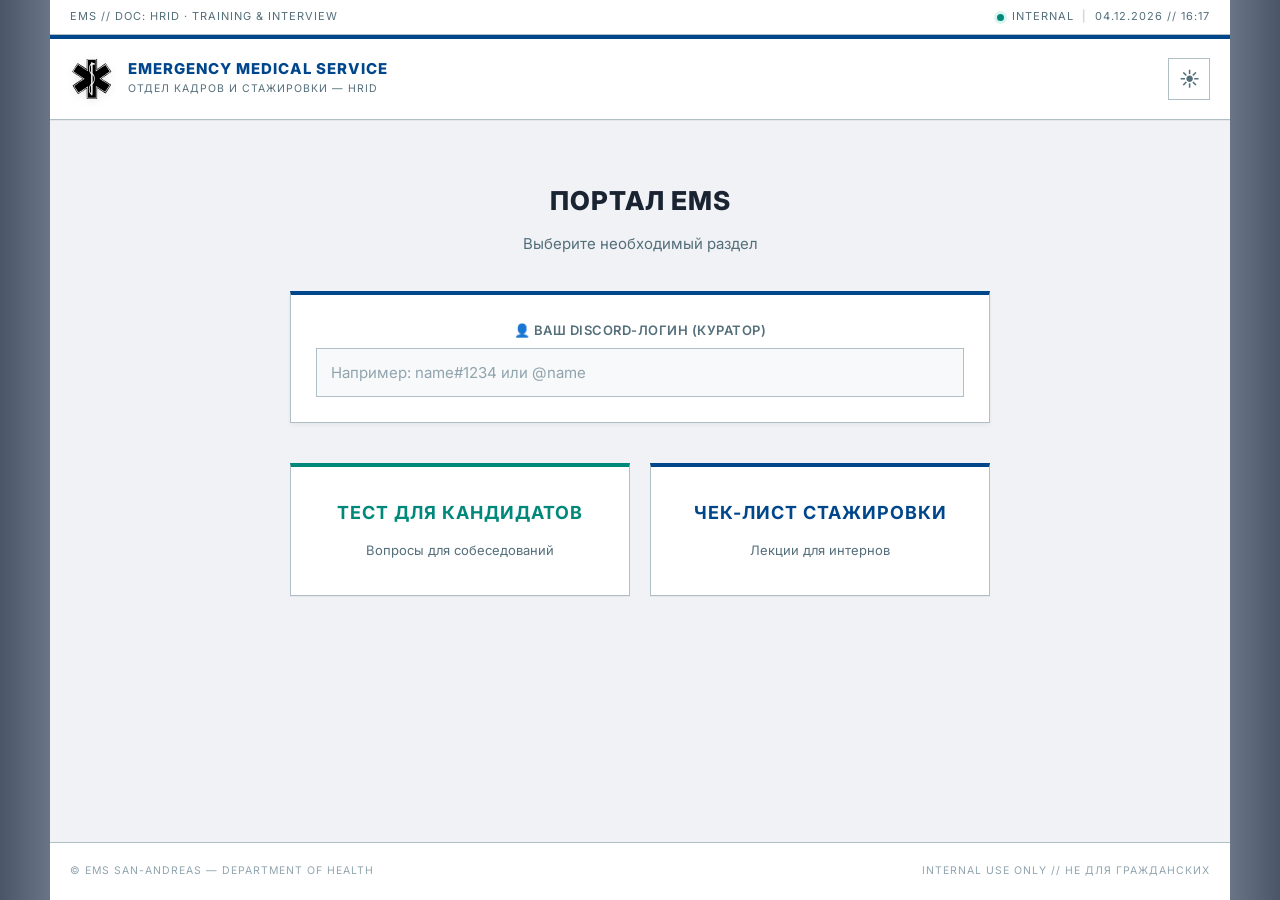
<file: index.html>
<!DOCTYPE html>
<html lang="ru">

<head>
  <meta charset="UTF-8">
  <meta name="viewport" content="width=device-width, initial-scale=1.0">
  <title>EMS HRID | Портал стажировки и собеседований</title>
  <link rel="icon" type="image/svg+xml" href="assets/favicon.svg">

  <link rel="stylesheet" href="css/base.css">
  <link rel="stylesheet" href="css/portal.css">
  <link rel="stylesheet" href="css/themes.css">
  <link rel="stylesheet" href="css/form.css">
  <link rel="stylesheet" href="css/result.css">

  <style>
    html { transition: none; }
  </style>
  <script src="js/theme-init.js"></script>
</head>

<body class="theme-light">

  <!-- ===== TOPBAR ===== -->
  <div class="topbar">
    <div class="topbar-inner">
      <span class="topbar-left">EMS // DOC: HRID · TRAINING & INTERVIEW</span>
      <span class="topbar-right">
        <span class="status-dot"></span> INTERNAL
        <span class="topbar-divider">|</span>
        <span id="topbar-date">—</span>
      </span>
    </div>
  </div>

  <!-- ===== HEADER ===== -->
  <header class="ems-header">
    <div class="ems-header-inner">
      <a href="index.html" class="brand">
        <img src="assets/logo-star.svg" alt="EMS" class="ems-logo">
        <div class="ems-header-text">
          <span class="ems-title">EMERGENCY MEDICAL SERVICE</span>
          <span class="ems-subtitle">Отдел кадров и стажировки — HRID</span>
        </div>
      </a>
      <button id="themeToggle" class="theme-toggle" title="Переключить тему" aria-label="Переключить тему">
        <span class="theme-icon-light">☀</span>
        <span class="theme-icon-dark">☾</span>
      </button>
    </div>
  </header>

  <main class="ems-content">
    <!-- ГЛАВНОЕ МЕНЮ -->
    <div id="startScreen">
      <h1>Портал EMS</h1>
      <div class="subtitle">Выберите необходимый раздел</div>

      <!-- Контейнер для приколов -->
      <div id="jokeOverlay" style="position: relative; display: none;"></div>

      <div class="curator-input-group" id="curatorGroup">
        <label for="globalCuratorInput">👤 Ваш Discord-логин (Куратор)</label>
        <input type="text" id="globalCuratorInput" placeholder="Например: name#1234 или @name" autocomplete="off">
      </div>

      <div class="menu-grid">
        <button class="menu-btn special" onclick="tryOpenInterviewTest()">
          <span class="btn-title">Тест для кандидатов</span>
          <span class="btn-subtitle">Вопросы для собеседований</span>
        </button>
        <button class="menu-btn" onclick="tryOpenChecklist()">
          <span class="btn-title">Чек-лист стажировки</span>
          <span class="btn-subtitle">Лекции для интернов</span>
        </button>
      </div>
    </div>

    <!-- ЧЕК-ЛИСТ СТАЖИРОВКИ -->
    <div id="checklistWrapper" style="display: none;">
      <button class="back-btn" onclick="goToMenu()">⬅ Вернуться в главное меню</button>
      <h1>Чек-лист стажировки интерна</h1>
      <div class="subtitle">Отметьте выполненные пункты</div>

      <!-- Блок добавления стажёров -->
      <div class="trainee-manager">
        <div id="traineeInputsContainer"></div>
        <button type="button" id="addTraineeBtn" class="gen-btn" onclick="addTraineeInput()" style="margin-top: 10px;">
          ➕ Добавить стажёра
        </button>
      </div>

      <form id="checklistForm"></form>

      <div class="form-actions">
        <button onclick="startExam()">📝 Провести экзамен</button>
        <button class="secondary" onclick="resetChecklist()">Очистить форму</button>
      </div>

      <div id="checklistResult"></div>

      <!-- Блок экзамена -->
      <div id="examBlock" style="display: none; margin-top: 30px;">
        <h2 style="color: var(--accent); text-align: center; font-family: var(--mono); text-transform: uppercase; letter-spacing: 1.5px;">Экзамен по чек-листу</h2>
        <div id="examQuestionsContainer"></div>
        <div class="form-actions" style="margin-top: 20px;">
          <button onclick="checkExam()">Завершить экзамен</button>
        </div>
        <div id="examResult"></div>
      </div>

      <!-- Финальный блок аудита -->
      <div id="finalAuditBlock" style="display: none; margin-top: 30px;"></div>
    </div>

    <!-- ТЕСТ ДЛЯ КАНДИДАТОВ -->
    <div id="interviewWrapper" style="display: none;">
      <button class="back-btn" onclick="goToMenu()">⬅ Вернуться в главное меню</button>
      <h1>Собеседование</h1>
      <div class="subtitle">Отметьте выполненные пункты и ответьте на вопросы</div>

      <form id="interviewQuiz"></form>

      <div class="form-actions">
        <button onclick="checkInterview()">Завершить собеседование</button>
        <button class="secondary" onclick="resetInterview()">Очистить форму</button>
      </div>

      <div id="interviewResult"></div>
      <div id="auditBlock" style="display: none; margin-top: 20px;"></div>
    </div>
  </main>

  <!-- ===== FOOTER ===== -->
  <footer class="ems-footer">
    <div class="footer-inner">
      <span>© EMS SAN-ANDREAS — DEPARTMENT OF HEALTH</span>
      <span>INTERNAL USE ONLY // НЕ ДЛЯ ГРАЖДАНСКИХ</span>
    </div>
  </footer>

  <script src="js/data.js"></script>
  <script src="js/utils.js"></script>
  <script src="js/tabs.js"></script>
  <script src="js/checklist.js"></script>
  <script src="js/interview.js"></script>
  <script src="js/main.js"></script>
  <script src="js/theme.js"></script>
  <script>
    (function () {
      const el = document.getElementById('topbar-date');
      if (el) {
        const d = new Date();
        const p = n => String(n).padStart(2, '0');
        el.textContent = `${p(d.getDate())}.${p(d.getMonth() + 1)}.${d.getFullYear()} // ${p(d.getHours())}:${p(d.getMinutes())}`;
      }
    })();
  </script>

  <script data-goatcounter="https://mrlargus.goatcounter.com/count" async src="//gc.zgo.at/count.js"></script>
</body>

</html>
</file>
<file: css/base.css>
@import url('https://fonts.googleapis.com/css2?family=Inter:wght@400;500;600;700;800&family=JetBrains+Mono:wght@400;600;700&display=swap');

* { box-sizing: border-box; }

/* ===== ГРАДИЕНТНЫЙ ФОН ЗА ПРЕДЕЛАМИ САЙТА ===== */
html {
  /* Светлая тема */
  background: linear-gradient(
    90deg,
    #4a5568 0%,
    #9aa5b4 10%,
    #eef1f5 19%,
    #eef1f5 81%,
    #9aa5b4 90%,
    #4a5568 100%
  );
  background-size: cover;
  background-repeat: no-repeat;
  min-height: 100vh;
  transition: background 0.5s ease;
}

/* Тёмная тема */
html.theme-dark {
  background: linear-gradient(
    90deg,
    #000000 0%,
    #060b14 10%,
    #162338 19%,
    #162338 81%,
    #060b14 90%,
    #000000 100%
  );
  background-size: cover;
  background-repeat: no-repeat;
}

/* Для мобильных устройств используем dvh, чтобы учитывать адресную строку браузера */
@supports (min-height: 100dvh) {
  html {
    min-height: 100dvh;
  }
}

body {
  font-family: 'Inter', 'Segoe UI', -apple-system, Arial, sans-serif;
  max-width: 1180px;
  margin: 0 auto;
  padding: 0 20px;
  font-size: 15px;
  line-height: 1.6;
  color: var(--text);
  
  /* Фон самого сайта (монотонный) */
  background: var(--page-bg);
  
  /* Flexbox для прижатия футера вниз */
  display: flex;
  flex-direction: column;
  min-height: 100vh;
  
  transition: background-color 0.4s ease, color 0.4s ease;
}

/* Основной контент растягивается */
main.ems-content {
  flex: 1 0 auto;
}

/* ===== TOPBAR ===== */
.topbar {
  background: var(--panel);
  border-bottom: 1px solid var(--border);
  margin: 0 -20px;
  padding: 0 20px;
  font-family: var(--mono);
  font-size: 11px;
  letter-spacing: 1px;
  transition: background-color 0.4s ease, border-color 0.4s ease;
}

.topbar-inner {
  max-width: 1180px;
  margin: 0 auto;
  display: flex;
  justify-content: space-between;
  align-items: center;
  height: 34px;
  color: var(--text-faint);
}

.topbar-left { color: var(--text-dim); }
.topbar-right { display: flex; align-items: center; gap: 8px; color: var(--text-dim); }
.topbar-divider { color: var(--border); }

.status-dot {
  width: 7px; height: 7px;
  background: var(--teal);
  border-radius: 50%;
  display: inline-block;
  box-shadow: 0 0 0 3px rgba(0, 184, 148, 0.15);
  animation: pulse 2s infinite;
  transition: background-color 0.4s ease, box-shadow 0.4s ease;
}

@keyframes pulse {
  0%, 100% { opacity: 1; }
  50% { opacity: 0.5; }
}

/* ===== HEADER ===== */
.ems-header {
  background: var(--panel);
  border-bottom: 1px solid var(--border);
  border-top: 4px solid var(--accent);
  margin: 0 -20px 40px -20px;
  padding: 18px 20px;
  box-shadow: var(--shadow-sm);
  transition: background-color 0.4s ease, border-color 0.4s ease, box-shadow 0.4s ease;
}

.ems-header-inner {
  display: flex;
  align-items: center;
  justify-content: space-between;
  gap: 20px;
  max-width: 1180px;
  margin: 0 auto;
  flex-wrap: wrap;
}

.brand {
  display: flex;
  align-items: center;
  gap: 14px;
  text-decoration: none;
  margin-right: auto;
}

.ems-logo {
  width: 44px;
  height: 44px;
  object-fit: contain;
}

.ems-header-text { 
  display: flex; 
  flex-direction: column; 
  justify-content: center;
  min-height: 44px;
}

.ems-title {
  font-family: var(--mono);
  font-size: 15px;
  font-weight: 700;
  color: var(--accent);
  letter-spacing: 2px;
  line-height: 1.2;
  transition: color 0.4s ease;
}

.ems-subtitle {
  font-family: var(--mono);
  font-size: 10.5px;
  color: var(--text-dim);
  letter-spacing: 1px;
  text-transform: uppercase;
  margin-top: 3px;
  transition: color 0.4s ease;
}

.header-meta {
  display: flex;
  gap: 25px;
  align-items: center;
}

.meta-item { display: flex; flex-direction: column; align-items: flex-end; }
.meta-label {
  font-family: var(--mono);
  font-size: 9.5px;
  color: var(--text-faint);
  letter-spacing: 1.5px;
  margin-bottom: 2px;
}
.meta-value {
  font-family: var(--mono);
  font-size: 11.5px;
  color: var(--text);
  font-weight: 600;
  letter-spacing: 0.5px;
}
.meta-value.green { color: var(--teal); }

/* ===== CONTENT ===== */
h1 {
  font-size: 26px;
  color: var(--text);
  font-weight: 700;
  letter-spacing: 0.3px;
  margin: 0 0 10px;
}

.subtitle {
  color: var(--text-dim);
  font-size: 15px;
  margin-bottom: 35px;
}

a { color: var(--accent); }

/* ===== FOOTER ===== */
.ems-footer {
  border-top: 1px solid var(--border);
  margin: 40px -20px 0 -20px;
  padding: 20px;
  background: var(--panel);
  flex-shrink: 0;
  transition: background-color 0.4s ease, border-color 0.4s ease;
}
.footer-inner {
  max-width: 1180px;
  margin: 0 auto;
  display: flex;
  justify-content: space-between;
  font-family: var(--mono);
  font-size: 10.5px;
  color: var(--text-faint);
  letter-spacing: 1px;
  flex-wrap: wrap;
  gap: 10px;
}

@media (max-width: 700px) {
  .header-meta { display: none; }
  .footer-inner { justify-content: center; text-align: center; }
  body { padding-bottom: 0; }
}
</file>
<file: css/portal.css>
/* =========================================================
   PORTAL — темы через CSS-переменные (см. themes.css)
   ========================================================= */

/* ===== HERO ===== */
.hero {
    padding: 30px 0 40px;
    border-bottom: 1px solid var(--border);
    margin-bottom: 0px; 
}

.hero-label {
    font-family: var(--mono);
    font-size: 11px;
    color: var(--accent);
    letter-spacing: 2px;
    margin-bottom: 15px;
    text-transform: uppercase;
}

.hero h1 {
    font-size: 40px;
    font-weight: 800;
    letter-spacing: -0.8px;
    line-height: 1.1;
    margin-bottom: 15px;
    color: var(--text);
}

.hero h1 .accent {
    color: var(--accent);
}

.hero-desc {
    max-width: 640px;
    color: var(--text-dim);
    font-size: 15.5px;
    line-height: 1.7;
    margin-bottom: 30px;
}

.hero-stats {
    display: flex;
    border: 1px solid var(--border);
    width: fit-content;
    background: var(--panel);
    border-radius: 8px;
    overflow: hidden;
    box-shadow: var(--shadow-sm);
}

.stat {
    display: flex;
    flex-direction: column;
    align-items: center;
    padding: 14px 28px;
    border-right: 1px solid var(--border);
}

.stat:last-child {
    border-right: none;
}

.stat-num {
    font-family: var(--mono);
    font-size: 22px;
    font-weight: 700;
    color: var(--accent);
    line-height: 1;
}

.stat-lbl {
    font-family: var(--mono);
    font-size: 9.5px;
    color: var(--text-faint);
    letter-spacing: 1.5px;
    margin-top: 5px;
}

/* ===== SECTION HEAD ===== */
.section-head {
    display: flex;
    align-items: baseline;
    justify-content: space-between;
    margin-bottom: 20px;
    padding-bottom: 12px;
    border-bottom: 1px solid var(--border);
}

.section-head h2 {
    font-family: var(--mono);
    font-size: 13px;
    font-weight: 700;
    letter-spacing: 2.5px;
    color: var(--text);
    margin: 0;
    text-transform: uppercase;
}

.section-index {
    font-family: var(--mono);
    font-size: 10.5px;
    color: var(--text-faint);
    letter-spacing: 1.5px;
}

/* ===== GRID ===== */
.portal-grid {
    display: grid;
    grid-template-columns: repeat(auto-fill, minmax(320px, 1fr));
    gap: 20px;
}

.portal-card {
    background: var(--panel);
    padding: 26px 24px 22px;
    text-decoration: none;
    color: var(--text);
    display: flex;
    flex-direction: column;
    transition: all 0.2s ease;
    position: relative;
    border: 1px solid var(--border);
    border-radius: 10px;
    box-shadow: var(--shadow-sm);
}

.portal-card::before {
    content: '';
    position: absolute;
    top: 0;
    left: 0;
    right: 0;
    height: 3px;
    background: var(--accent);
    border-radius: 10px 10px 0 0;
    opacity: 0.85;
}

.portal-card:hover {
    transform: translateY(-4px);
    box-shadow: var(--shadow-lg);
    border-color: var(--accent);
}

.card-top {
    display: flex;
    justify-content: space-between;
    align-items: center;
    margin-bottom: 14px;
}

.card-code {
    font-family: var(--mono);
    font-size: 11px;
    font-weight: 700;
    color: var(--accent);
    letter-spacing: 1px;
}

.card-tag {
    font-family: var(--mono);
    font-size: 9.5px;
    color: var(--text-dim);
    letter-spacing: 1.5px;
    border: 1px solid var(--border);
    background: var(--panel-soft);
    padding: 3px 8px;
    text-transform: uppercase;
    border-radius: 4px;
}

.card-title {
    font-size: 18px;
    font-weight: 700;
    color: var(--text);
    margin: 0 0 10px;
    letter-spacing: -0.2px;
    line-height: 1.3;
}

.card-desc {
    font-size: 13.5px;
    color: var(--text-dim);
    line-height: 1.6;
    margin: 0 0 18px;
    flex-grow: 1;
}

.card-link {
    font-family: var(--mono);
    font-size: 10.5px;
    font-weight: 700;
    color: var(--accent);
    letter-spacing: 1.5px;
    transition: color 0.15s;
    align-self: flex-start;
}

.portal-card:hover .card-link {
    color: var(--accent-dim);
}

/* =========================================================
   КАРТОЧКИ ОТДЕЛОВ: HRID и EPD
   ========================================================= */

.card-training::before {
    background: var(--teal);
}

.card-training .card-code {
    color: var(--teal);
}

.card-training .card-tag {
    color: #00806a;
    border-color: #bde9df;
    background: var(--teal-soft);
}

.card-training:hover {
    border-color: var(--teal);
    box-shadow: 0 12px 32px rgba(0, 184, 148, 0.18);
}

.card-training .card-link {
    color: var(--teal);
}

.card-training:hover .card-link {
    color: #00806a;
}

.card-psych::before {
    background: #7c5cff;
}

.card-psych .card-code {
    color: #7c5cff;
}

.card-psych .card-tag {
    color: #5a3fd6;
    border-color: #ddd4ff;
    background: #f0ecff;
}

.card-psych:hover {
    border-color: #7c5cff;
    box-shadow: 0 12px 32px rgba(124, 92, 255, 0.18);
}

.card-psych .card-link {
    color: #7c5cff;
}

.card-psych:hover .card-link {
    color: #5a3fd6;
}

/* =========================================================
   ВНУТРЕННИЕ СТРАНИЦЫ
   ========================================================= */

.back-link {
    display: inline-flex;
    align-items: center;
    gap: 6px;
    color: var(--text-dim);
    text-decoration: none;
    font-family: var(--mono);
    font-size: 11px;
    font-weight: 600;
    letter-spacing: 1.5px;
    margin-bottom: 25px;
    padding: 8px 0;
    text-transform: uppercase;
    transition: color 0.15s;
}

.back-link:hover {
    color: var(--accent);
}

.page-content {
    background: var(--panel);
    border: 1px solid var(--border);
    border-top: 4px solid var(--accent);
    padding: 35px 40px;
    margin-top: 10px;
    border-radius: 10px;
    box-shadow: var(--shadow-md);
}

.page-content>h1 {
    font-family: var(--mono);
    font-size: 22px;
    letter-spacing: 1.5px;
    color: var(--text);
    text-transform: uppercase;
    margin-top: 0;
    margin-bottom: 30px;
    padding-bottom: 18px;
    border-bottom: 1px solid var(--border);
}

.page-content h2 {
    font-family: var(--mono);
    color: var(--accent);
    font-size: 13px;
    font-weight: 700;
    margin-top: 35px;
    margin-bottom: 14px;
    padding-bottom: 8px;
    border-bottom: 1px solid var(--border-soft);
    text-transform: uppercase;
    letter-spacing: 2px;
}

.page-content h2:first-of-type {
    margin-top: 0;
}

.page-content h3 {
    color: var(--text);
    font-size: 15.5px;
    font-weight: 700;
    margin-top: 24px;
    margin-bottom: 10px;
}

.page-content p {
    font-size: 14.5px;
    line-height: 1.75;
    color: var(--text-dim);
    margin-bottom: 14px;
}

.page-content strong {
    color: var(--text);
    font-weight: 600;
}

.page-content ul,
.page-content ol {
    padding-left: 22px;
    margin-bottom: 16px;
}

.page-content li {
    margin-bottom: 7px;
    line-height: 1.7;
    font-size: 14.5px;
    color: var(--text-dim);
}

.page-content li::marker {
    color: var(--accent);
}

.page-content .info-box {
    background: var(--accent-soft);
    border-left: 4px solid var(--accent);
    padding: 14px 20px;
    margin: 20px 0;
    font-size: 14px;
    color: var(--text);
    line-height: 1.7;
    border-radius: 0 6px 6px 0;
}

.page-content .info-box strong {
    color: var(--accent-dim);
}

.page-content .warning-box {
    background: #fff8e6;
    border-left: 4px solid var(--amber);
    padding: 14px 20px;
    margin: 20px 0;
    color: #7a5c00;
    font-size: 14px;
    line-height: 1.7;
    border-radius: 0 6px 6px 0;
}

.page-content .warning-box strong {
    color: #7a5c00;
}

.page-content table {
    width: 100%;
    border-collapse: collapse;
    margin: 20px 0;
    font-size: 13px;
    border: 1px solid var(--border);
    border-radius: 8px;
    overflow: hidden;
}

.page-content th {
    background: var(--accent);
    color: #ffffff;
    padding: 12px 14px;
    text-align: left;
    font-family: var(--mono);
    font-weight: 700;
    text-transform: uppercase;
    font-size: 10.5px;
    letter-spacing: 1.5px;
}

.page-content td {
    padding: 11px 14px;
    border-bottom: 1px solid var(--border-soft);
    color: var(--text-dim);
    font-size: 13.5px;
}

.page-content tr:last-child td {
    border-bottom: none;
}

.page-content tr:nth-child(even) td {
    background: var(--panel-soft);
}

.page-content tr:hover td {
    background: var(--accent-soft);
}

.page-content td:first-child {
    color: var(--text);
    font-weight: 500;
}

.page-content a {
    color: var(--accent);
    text-decoration: none;
    border-bottom: 1px dashed var(--accent);
}

.page-content a:hover {
    color: var(--accent-dim);
}

.page-content code {
    font-family: var(--mono);
    background: var(--accent-soft);
    color: var(--accent-dim);
    padding: 2px 6px;
    font-size: 12.5px;
    border-radius: 4px;
}

/* =========================================================
   ВКЛАДКИ ДОКУМЕНТОВ (rules.html)
   ========================================================= */

.doc-tabs {
    display: flex;
    gap: 14px;
    margin-bottom: 28px;
    flex-wrap: wrap;
    align-items: stretch;
}

.doc-tab {
    flex: 1;
    min-width: 220px;
    background: var(--panel);
    border: 1px solid var(--border);
    border-radius: 8px;
    padding: 18px 22px;
    cursor: pointer;
    display: flex;
    flex-direction: column;
    align-items: flex-start;
    gap: 6px;
    transition: transform 0.25s ease, box-shadow 0.25s ease,
        border-color 0.25s ease, background 0.25s ease;
    font-family: inherit;
    text-align: left;
    box-shadow: var(--shadow-sm);
    transform: scale(1);
    transform-origin: center;
    position: relative;
}

.doc-tab:hover {
    border-color: var(--accent-dim);
    background: var(--panel-soft);
}

.doc-tab.active {
    border-color: var(--accent);
    background: var(--accent-soft);
    box-shadow: 0 6px 18px rgba(10, 108, 255, 0.12);
    transform: scale(1.05);
    z-index: 2;
}

.doc-tab.active::before {
    content: '';
    position: absolute;
    top: -1px;
    left: -1px;
    right: -1px;
    height: 3px;
    background: var(--accent);
    border-radius: 8px 8px 0 0;
}

.doc-tab .tab-code {
    font-family: var(--mono);
    font-size: 11px;
    font-weight: 700;
    color: var(--accent);
    letter-spacing: 1.5px;
}

.doc-tab .tab-label {
    font-size: 14px;
    font-weight: 700;
    color: var(--text);
    letter-spacing: -0.1px;
    line-height: 1.3;
}

.doc-tab.active .tab-code {
    color: var(--accent-dark);
}

.doc-pane {
    animation: paneFade 0.3s ease;
}

@keyframes paneFade {
    from {
        opacity: 0;
        transform: translateY(6px);
    }

    to {
        opacity: 1;
        transform: translateY(0);
    }
}

@media (max-width: 700px) {
    .doc-tab {
        min-width: 100%;
    }

    .doc-tab.active {
        transform: scale(1.02);
    }
}

/* =========================================================
   КАТЕГОРИИ БЛОКОВ ВНУТРИ ДОКУМЕНТА
   ========================================================= */

.doc-block {
    margin: 0 0 20px;
    padding: 0 22px 4px;
    border: 1px solid var(--border);
    border-radius: 8px;
    background: var(--panel);
    overflow: hidden;
}

.doc-block:last-child {
    margin-bottom: 0;
}

.doc-block .block-header {
    font-family: var(--mono);
    font-size: 12.5px;
    font-weight: 700;
    color: #ffffff;
    letter-spacing: 2px;
    text-transform: uppercase;
    padding: 12px 22px;
    margin: 0 -22px 18px;
    background: linear-gradient(90deg,
            #3a6ea5 0%,
            #5a8ac0 45%,
            rgba(90, 138, 192, 0) 100%);
}

.doc-block .block-item {
    padding: 14px 0 16px;
    border-bottom: 1px solid var(--border-soft);
}

.doc-block .block-item:last-child {
    border-bottom: none;
}

.doc-block .item-title {
    font-family: var(--mono);
    font-size: 12px;
    font-weight: 700;
    color: var(--accent-dark);
    letter-spacing: 1px;
    text-transform: uppercase;
    margin: 0 0 8px;
}

.doc-block .item-text {
    font-size: 14.5px;
    line-height: 1.7;
    color: var(--text-dim);
    margin: 0 0 10px;
}

.doc-block .item-text strong {
    color: var(--text);
    font-weight: 600;
}

.doc-block ul,
.doc-block ol {
    padding-left: 20px;
    margin: 6px 0 12px;
}

.doc-block li {
    font-size: 14px;
    line-height: 1.65;
    color: var(--text-dim);
    margin-bottom: 4px;
}

/* =========================================================
   СТИЛИЗАЦИЯ СПИСКОВ И КОДА
   ========================================================= */
.doc-block ul {
    list-style: none;
    padding-left: 0;
    margin: 10px 0 15px;
}

.doc-block ul li {
    position: relative;
    padding-left: 24px;
    margin-bottom: 10px;
    font-size: 14.5px;
    line-height: 1.6;
    color: var(--text-dim);
}

.doc-block ul li::before {
    content: '▪';
    position: absolute;
    left: 6px;
    top: 0;
    color: var(--accent);
    font-size: 16px;
    line-height: 1.6;
}

.doc-block code {
    display: inline-block;
    background: var(--panel-soft);
    border: 1px solid var(--border);
    padding: 4px 8px;
    border-radius: 4px;
    font-family: var(--mono);
    font-size: 13px;
    color: var(--accent);
    margin: 5px 0;
}

.doc-block ul li small {
    display: block;
    margin-top: 4px;
    color: var(--text-faint);
    font-size: 13px;
    line-height: 1.4;
}

/* =========================================================
   БЛОК «НАКАЗАНИЯ»
   ========================================================= */

.doc-block .penalty-title {
    display: inline-block;
    font-family: var(--mono);
    font-size: 11.5px;
    font-weight: 700;
    letter-spacing: 2px;
    text-transform: uppercase;
    color: #ffffff;
    background: #a93b31;
    padding: 6px 14px;
    border-radius: 6px;
    margin: 6px 0 10px;
}

.doc-block .penalty-list {
    list-style: none;
    padding: 0;
    margin: 0 0 6px;
}

.doc-block .penalty-list li {
    position: relative;
    padding: 8px 14px 8px 28px;
    font-size: 14px;
    color: var(--text-dim);
    line-height: 1.6;
    border-bottom: 1px solid var(--border-soft);
}

.doc-block .penalty-list li:last-child {
    border-bottom: none;
}

.doc-block .penalty-list li::before {
    content: '';
    position: absolute;
    left: 10px;
    top: 50%;
    transform: translateY(-50%);
    width: 8px;
    height: 8px;
    border-radius: 50%;
    background: #d4b13a;
}

.doc-block .penalty-list li:nth-child(3)::before {
    background: #c47a2a;
}

.doc-block .penalty-list li:nth-child(n+4)::before {
    background: #a93b31;
}

/* =========================================================
   АДАПТИВ
   ========================================================= */

@media (max-width: 700px) {
    .doc-block {
        padding: 0 16px 4px;
    }

    .doc-block .block-header {
        padding: 10px 16px;
        margin: 0 -16px 14px;
        font-size: 11.5px;
    }

    .doc-block .item-title {
        font-size: 11.5px;
    }

    .doc-block .item-text {
        font-size: 14px;
    }

    .doc-block .penalty-title {
        font-size: 11px;
        padding: 5px 12px;
    }

    .doc-block .penalty-list li {
        font-size: 13.5px;
    }
}

@media (max-width: 700px) {
    .hero h1 {
        font-size: 28px;
    }

    .hero-stats {
        width: 100%;
    }

    .stat {
        flex: 1;
        padding: 12px 10px;
    }

    .portal-grid {
        grid-template-columns: 1fr;
    }

    .page-content {
        padding: 22px 18px;
    }

    .page-content table {
        font-size: 12px;
    }

    .page-content th,
    .page-content td {
        padding: 9px 8px;
    }
}

/* =========================================================
   МОДАЛЬНОЕ ОКНО ЗАПРОСА ДОСТУПА (index.html)
   ========================================================= */

.modal-overlay {
    position: fixed;
    inset: 0;
    background: rgba(28, 43, 58, 0.55);
    display: flex;
    align-items: center;
    justify-content: center;
    z-index: 1000;
    padding: 20px;
    animation: fadeIn 0.15s ease;
}

@keyframes fadeIn {
    from {
        opacity: 0;
    }

    to {
        opacity: 1;
    }
}

.modal-content {
    background: var(--panel);
    border: 1px solid var(--border);
    border-top: 4px solid var(--accent);
    border-radius: 12px;
    box-shadow: 0 20px 60px rgba(28, 43, 58, 0.3);
    max-width: 420px;
    width: 100%;
    padding: 30px 30px 26px;
    text-align: center;
}

.modal-content h2 {
    margin: 0 0 8px;
    color: var(--accent);
    font-family: var(--mono);
    font-size: 14px;
    font-weight: 700;
    letter-spacing: 2px;
    text-transform: uppercase;
}

.modal-subtitle {
    color: var(--text-dim);
    font-size: 13.5px;
    margin: 0 0 22px;
    line-height: 1.5;
}

.modal-label {
    display: block;
    text-align: left;
    font-family: var(--mono);
    font-size: 10.5px;
    color: var(--text-dim);
    letter-spacing: 1.5px;
    margin-bottom: 8px;
    text-transform: uppercase;
}

.modal-input {
    width: 100%;
    padding: 13px 15px;
    font-size: 16px;
    font-family: var(--mono);
    letter-spacing: 3px;
    text-align: center;
    border: 1px solid var(--border);
    border-radius: 8px;
    background: var(--panel-soft);
    color: var(--text);
    outline: none;
    transition: border-color 0.15s, box-shadow 0.15s;
    box-sizing: border-box;
}

.modal-input:focus {
    border-color: var(--accent);
    background: var(--panel);
    box-shadow: 0 0 0 3px rgba(10, 108, 255, 0.12);
}

.modal-input::placeholder {
    color: var(--text-faint);
    letter-spacing: 3px;
}

.modal-error {
    margin-top: 12px;
    font-size: 13px;
    font-weight: 600;
    color: var(--red);
    font-family: var(--mono);
    letter-spacing: 1px;
}

.modal-actions {
    display: flex;
    gap: 10px;
    margin-top: 22px;
}

.modal-btn-primary,
.modal-btn-secondary {
    flex: 1;
    padding: 13px 16px;
    border-radius: 8px;
    font-family: var(--mono);
    font-size: 11.5px;
    font-weight: 700;
    letter-spacing: 1.5px;
    text-transform: uppercase;
    cursor: pointer;
    transition: all 0.15s;
    border: 1px solid transparent;
}

.modal-btn-primary {
    background: var(--accent);
    color: #ffffff;
    border-color: var(--accent);
}

.modal-btn-primary:hover {
    background: var(--accent-dim);
}

.modal-btn-secondary {
    background: var(--panel);
    color: var(--text-dim);
    border-color: var(--border);
}

.modal-btn-secondary:hover {
    background: var(--panel-soft);
    color: var(--text);
}

@media (max-width: 500px) {
    .modal-content {
        padding: 24px 20px 20px;
    }

    .modal-actions {
        flex-direction: column;
    }
}

/* =========================================================
   БЕГУЩАЯ СТРОКА НОВОСТЕЙ (index.html)
   ========================================================= */

.news-section {
    margin-top: 0;
    margin-bottom: 40px;
    padding: 15px 0;
    border-bottom: 1px solid var(--border); /* Только нижняя линия */
}

.news-ticker-row {
    display: flex;
    align-items: center;
    width: 100%;
    /* Убрали gap, так как надписи больше нет */
}

.news-ticker-wrapper {
    flex-grow: 1;
    overflow: hidden;
    position: relative;
    mask-image: linear-gradient(to right, transparent, black 2%, black 98%, transparent);
    -webkit-mask-image: linear-gradient(to right, transparent, black 2%, black 98%, transparent);
}

.news-ticker {
    display: flex;
    align-items: center;
    /* Убираем width: max-content, чтобы flex-контейнер вел себя предсказуемо */
    width: max-content;
    /* Анимация будет длиться 40 секунд (можно менять) */
    animation: marquee 40s linear infinite;
}

.news-ticker-wrapper:hover .news-ticker {
    animation-play-state: paused;
}

.ticker-item {
    text-decoration: none;
    display: flex;
    align-items: center;
    gap: 10px;
    padding: 0 15px;
    transition: color 0.2s;
}

.ticker-item:hover .ticker-title {
    color: var(--accent);
}

.ticker-date {
    font-family: var(--mono);
    font-size: 11px;
    font-weight: 700;
    color: var(--text-dim);
    background: var(--panel-soft);
    padding: 3px 8px;
    border-radius: 4px;
    border: 1px solid var(--border);
}

.ticker-title {
    font-family: var(--mono);
    font-size: 13px;
    font-weight: 600;
    color: var(--text); /* Сделали текст основным цветом (ярче) */
    white-space: nowrap;
}

.ticker-separator {
    color: var(--border);
    font-size: 18px;
    padding: 0 10px;
}

@keyframes marquee {
    0% { transform: translateX(0); }
    /* Сдвигаем ровно на ширину ОДНОГО набора новостей */
    100% { transform: translateX(-50%); } 
}

/* Мобильная адаптация */
@media (max-width: 700px) {
    .news-ticker-wrapper {
        width: 100%;
        mask-image: none;
        -webkit-mask-image: none;
    }
}

/* =========================================================
   КАРТОЧКИ НОВОСТЕЙ (general-info.html)
   ========================================================= */
.news-feed {
    display: flex;
    flex-direction: column;
    gap: 25px;
    margin-bottom: 40px;
}

.news-post {
    background: var(--panel-soft);
    border: 1px solid var(--border);
    border-radius: 8px;
    padding: 25px;
    position: relative;
}

.news-post-header {
    display: flex;
    justify-content: space-between;
    align-items: center;
    border-bottom: 1px solid var(--border-soft);
    padding-bottom: 15px;
    margin-bottom: 20px;
    flex-wrap: wrap;
    gap: 10px;
}

.news-post-title {
    font-size: 20px;
    font-weight: 800;
    color: var(--text);
    margin: 0;
}

.news-post-meta {
    font-family: var(--mono);
    font-size: 12px;
    color: var(--text-dim);
    text-align: right;
}

.news-post-content p {
    font-size: 15px;
    line-height: 1.7;
    margin-bottom: 12px;
    color: var(--text);
}

.news-post-content ul {
    margin: 15px 0;
    padding-left: 20px;
}

.news-post-content li {
    margin-bottom: 8px;
    font-size: 14.5px;
    color: var(--text-dim);
}

.news-post-content li strong {
    color: var(--text);
}

.congrats-list {
    display: flex;
    flex-wrap: wrap;
    gap: 8px;
    margin-top: 15px;
    margin-bottom: 15px;
}

.congrats-list span {
    background: var(--panel);
    border: 1px solid var(--border);
    padding: 4px 10px;
    border-radius: 4px;
    font-family: var(--mono);
    font-size: 12px;
    color: var(--accent);
    font-weight: 600;
}

.empty-news {
    text-align: center;
    padding: 40px;
    color: var(--text-faint);
    font-family: var(--mono);
    font-style: italic;
}

/* =========================================================
   ОБЕРТКА ДЛЯ ТАБЛИЦ (СКРОЛЛ НА МОБИЛЬНЫХ)
   ========================================================= */
.table-wrapper {
  width: 100%;
  overflow-x: auto;
  -webkit-overflow-scrolling: touch;
  margin: 20px 0;
  border: 1px solid var(--border);
  border-radius: 8px;
}

.table-wrapper table {
  margin: 0;
  border: none;
  border-radius: 0;
  min-width: 600px;
}

/* =========================================================
   УВЕДОМЛЕНИЕ (TOAST)
   ========================================================= */
.toast {
  position: fixed;
  bottom: 30px;
  left: 50%;
  transform: translateX(-50%) translateY(20px);
  background: var(--text);
  color: var(--panel);
  padding: 12px 22px;
  border-radius: 8px;
  font-family: var(--mono);
  font-size: 13px;
  font-weight: 600;
  box-shadow: 0 4px 20px rgba(0,0,0,0.25);
  z-index: 9999;

  visibility: hidden;
  opacity: 0;
  pointer-events: none;

  transition: all 0.3s cubic-bezier(0.68, -0.55, 0.265, 1.55);
}

.toast.show {
  visibility: visible;
  opacity: 1;
  transform: translateX(-50%) translateY(0);
}

.toast-success {
  background: var(--teal);
  color: #fff;
}

.toast-error {
  background: var(--red);
  color: #fff;
}

.toast-info {
  background: var(--accent);
  color: #fff;
}
</file>
<file: css/themes.css>
/* =========================================================
   ТЕМЫ: EMS TACTICAL (светлая) + HIGH-TECH (тёмная)
   ========================================================= */

/* ---------- Переменные светлой темы (по умолчанию) ---------- */
:root,
body.theme-light {
  --bg:            #f0f2f5;
  --panel:         #ffffff;
  --panel-soft:    #f8f9fa;
  --border:        #b0bec5;
  --border-soft:   #cfd8dc;
  --text:          #1a2332;
  --text-dim:      #546e7a;
  --text-faint:    #90a4ae;

  --accent:        #00468b;
  --accent-soft:   #e3ecf5;
  --accent-dim:    #003366;
  --accent-dark:   #002244;

  --teal:          #00897b;
  --teal-soft:     #e0f2f1;
  --red:           #d32f2f;
  --red-soft:      #ffebee;
  --amber:         #f0a500;

  --mono:          'Inter', 'Segoe UI', -apple-system, Arial, sans-serif;

  --page-bg: #f0f2f5;

  --shadow-sm: 0 1px 0 rgba(0,0,0,0.05);
  --shadow-md: 0 2px 4px rgba(0,0,0,0.05);
  --shadow-lg: 0 4px 12px rgba(0, 70, 139, 0.15);
}

/* ---------- Переменные тёмной темы ---------- */
body.theme-dark {
  --bg:            #0b1320;
  --panel:         #111b2b;
  --panel-soft:    #162338;
  --border:        rgba(0, 229, 255, 0.3);
  --border-soft:   rgba(0, 229, 255, 0.1);
  --text:          #e0f2fe;
  --text-dim:      #94a3b8;
  --text-faint:    #64748b;

  --accent:        #00e5ff;
  --accent-soft:   rgba(0, 229, 255, 0.1);
  --accent-dim:    #00b8cc;
  --accent-dark:   #008a99;

  --teal:          #00e5ff;
  --teal-soft:     rgba(0, 229, 255, 0.1);
  --red:           #ff6b6b;
  --red-soft:      rgba(255, 107, 107, 0.15);
  --amber:         #fbbf24;

  --page-bg: radial-gradient(circle at top center, #162a45 0%, #0b1320 100%);

  --shadow-sm: 0 0 10px rgba(0, 229, 255, 0.05);
  --shadow-md: 0 0 20px rgba(0, 229, 255, 0.1);
  --shadow-lg: 0 0 30px rgba(0, 229, 255, 0.2);

  color: var(--text);
}

/* =========================================================
   EMS TACTICAL — строгая геометрия
   ========================================================= */
body.theme-light .portal-card,
body.theme-light .page-content,
body.theme-light .doc-block,
body.theme-light .doc-tab,
body.theme-light .patient-fields,
body.theme-light .question,
body.theme-light .audit-card,
body.theme-light .menu-btn,
body.theme-light .modal-content,
body.theme-light button,
body.theme-light input,
body.theme-light .info-box,
body.theme-light .warning-box,
body.theme-light .curator-input-group {
  border-radius: 0px !important;
}

body.theme-light .portal-card { border: 1px solid var(--border) !important; }
body.theme-light .portal-card::before { height: 6px !important; border-radius: 0 !important; }
body.theme-light .portal-card:hover {
  border-color: var(--accent) !important;
  box-shadow: var(--shadow-lg) !important;
}

body.theme-light .ems-title,
body.theme-light h1,
body.theme-light h2,
body.theme-light h3,
body.theme-light .card-title,
body.theme-light .block-title,
body.theme-light .modal-content h2 {
  font-family: 'Inter', sans-serif !important;
  text-transform: uppercase !important;
  letter-spacing: 1px !important;
  font-weight: 800 !important;
}
body.theme-light .ems-title { color: var(--accent) !important; }

body.theme-light .form-actions button:first-child,
body.theme-light button.gen-btn,
body.theme-light .modal-btn-primary {
  background: var(--accent) !important;
  border-radius: 0 !important;
  text-transform: uppercase;
  letter-spacing: 1px;
  border: 2px solid var(--accent) !important;
  color: #fff !important;
}
body.theme-light .form-actions button:first-child:hover,
body.theme-light button.gen-btn:hover,
body.theme-light .modal-btn-primary:hover {
  background: var(--accent-dim) !important;
  border-color: var(--accent-dim) !important;
}

body.theme-light .warning-box {
  border-left-color: #d32f2f !important;
  background: #ffebee !important;
  color: #b71c1c !important;
}
body.theme-light .block-title { background: #1a2332 !important; color: #fff !important; }
body.theme-light .patient-fields input:focus,
body.theme-light .curator-input-group input:focus {
  border-color: var(--accent) !important;
  box-shadow: 0 0 0 3px rgba(0, 70, 139, 0.2) !important;
}

/* =========================================================
   HIGH-TECH MEDICAL — ночная тема
   ========================================================= */
body.theme-dark .topbar,
body.theme-dark .ems-header,
body.theme-dark .ems-footer {
  background: rgba(11, 19, 32, 0.9) !important;
  border-color: var(--border) !important;
}
body.theme-dark .ems-title {
  color: var(--accent) !important;
  text-shadow: 0 0 10px rgba(0, 229, 255, 0.5);
}
body.theme-dark .topbar-left { color: var(--accent); }
body.theme-dark .ems-subtitle { color: var(--text-dim) !important; }

/* Свечение логотипа в тёмной теме */
body.theme-dark .ems-logo {
  filter: drop-shadow(0 0 8px rgba(0, 229, 255, 0.6)) 
          drop-shadow(0 0 20px rgba(0, 229, 255, 0.3));
  transition: filter 0.4s ease;
}
body.theme-light .ems-logo {
  filter: drop-shadow(0 2px 4px rgba(0, 0, 0, 0.1));
  transition: filter 0.4s ease;
}

body.theme-dark .portal-card {
  background: var(--panel) !important;
  border: 1px solid var(--border) !important;
  box-shadow: inset 0 0 20px rgba(0, 229, 255, 0.03);
  border-radius: 8px !important;
}
body.theme-dark .portal-card::before {
  background: var(--accent) !important;
  box-shadow: 0 0 10px var(--accent);
}
body.theme-dark .portal-card:hover {
  border-color: var(--accent) !important;
  box-shadow: 0 0 25px rgba(0, 229, 255, 0.2) !important;
}
body.theme-dark .card-title,
body.theme-dark .card-code { color: var(--accent) !important; }
body.theme-dark .card-tag {
  background: var(--panel-soft) !important;
  color: var(--accent) !important;
  border-color: var(--border) !important;
}
body.theme-dark .card-desc { color: var(--text-dim) !important; }
body.theme-dark .hero h1 { color: var(--text) !important; }
body.theme-dark .hero h1 .accent { color: var(--accent) !important; }
body.theme-dark .hero-desc { color: var(--text-dim) !important; }
body.theme-dark .hero-stats { background: var(--panel) !important; border-color: var(--border) !important; }
body.theme-dark .stat-num { color: var(--accent) !important; }
body.theme-dark .stat-lbl { color: var(--text-faint) !important; }
body.theme-dark .stat { border-right-color: var(--border) !important; }
body.theme-dark .section-head { border-bottom-color: var(--border) !important; }
body.theme-dark .section-head h2 { color: var(--text) !important; }
body.theme-dark .section-index { color: var(--text-faint) !important; }

body.theme-dark .page-content,
body.theme-dark .doc-block,
body.theme-dark .doc-tab,
body.theme-dark .patient-fields,
body.theme-dark .question,
body.theme-dark .audit-card,
body.theme-dark .modal-content,
body.theme-dark .menu-btn {
  background: var(--panel) !important;
  border-color: var(--border) !important;
  color: var(--text) !important;
}
body.theme-dark .page-content h1,
body.theme-dark .page-content h2,
body.theme-dark .doc-tab .tab-code,
body.theme-dark .item-title,
body.theme-dark .menu-btn .btn-title,
body.theme-dark .modal-content h2 {
  color: var(--accent) !important;
}
body.theme-dark .page-content p,
body.theme-dark .page-content li,
body.theme-dark .item-text,
body.theme-dark .page-content td {
  color: var(--text-dim) !important;
}
body.theme-dark .page-content strong { color: var(--accent) !important; }
body.theme-dark .page-content a { color: var(--accent) !important; border-bottom-color: var(--accent) !important; }
body.theme-dark .page-content code {
  background: rgba(0, 229, 255, 0.1) !important;
  color: var(--accent) !important;
}

body.theme-dark .page-content th {
  background: rgba(0, 229, 255, 0.15) !important;
  color: var(--accent) !important;
  border-bottom: 2px solid var(--accent);
}
body.theme-dark .page-content td { border-bottom-color: var(--border-soft) !important; }
body.theme-dark .page-content tr:nth-child(even) td { background: var(--panel-soft) !important; }
body.theme-dark .page-content tr:hover td { background: rgba(0, 229, 255, 0.05) !important; }

body.theme-dark .info-box {
  background: rgba(0, 229, 255, 0.05) !important;
  border-left: 4px solid var(--accent) !important;
  font-family: 'JetBrains Mono', monospace !important;
}
body.theme-dark .info-box strong { color: var(--accent) !important; }
body.theme-dark .warning-box {
  background: rgba(245, 127, 23, 0.1) !important;
  border-left-color: #f57f17 !important;
  color: #fbbf24 !important;
}

/* =========================================================
   ГЛОБАЛЬНЫЕ КНОПКИ В ТЁМНОЙ ТЕМЕ
   ========================================================= */
body.theme-dark button:not(.back-btn):not(.theme-toggle):not(.remove-trainee):not(.menu-btn),
body.theme-dark .form-actions button:first-child,
body.theme-dark button.gen-btn,
body.theme-dark .modal-btn-primary {
  background: var(--accent) !important;
  color: #000 !important;
  font-weight: 800;
  border: none;
  box-shadow: 0 0 15px rgba(0, 229, 255, 0.3) !important;
}
body.theme-dark button:not(.back-btn):not(.theme-toggle):not(.remove-trainee):not(.menu-btn):hover,
body.theme-dark .form-actions button:first-child:hover,
body.theme-dark button.gen-btn:hover,
body.theme-dark .modal-btn-primary:hover {
  background: #fff !important;
  box-shadow: 0 0 25px rgba(0, 229, 255, 0.6) !important;
}
body.theme-dark button.secondary {
  background: transparent !important;
  color: var(--accent) !important;
  border: 1px solid var(--accent) !important;
  box-shadow: none !important;
}

body.theme-dark label.answer {
  background: var(--panel-soft) !important;
  border-color: var(--border-soft) !important;
  color: var(--text) !important;
}
body.theme-dark label.answer:hover {
  border-color: var(--accent) !important;
  background: rgba(0, 229, 255, 0.05) !important;
}
body.theme-dark input[type="checkbox"],
body.theme-dark input[type="radio"] { accent-color: var(--accent) !important; }

body.theme-dark input[type="text"],
body.theme-dark input[type="password"],
body.theme-dark .modal-input,
body.theme-dark .curator-input-group input,
body.theme-dark .patient-fields input {
  background: var(--bg) !important;
  color: var(--accent) !important;
  border-color: var(--border) !important;
}
body.theme-dark input:focus,
body.theme-dark .modal-input:focus {
  border-color: var(--accent) !important;
  box-shadow: 0 0 15px rgba(0, 229, 255, 0.2) !important;
}

body.theme-dark .doc-block .block-header {
  background: linear-gradient(90deg, #00566b 0%, rgba(0, 229, 255, 0) 100%) !important;
}
body.theme-dark .doc-tab.active {
  background: rgba(0, 229, 255, 0.08) !important;
  border-color: var(--accent) !important;
}
body.theme-dark .doc-tab.active::before { background: var(--accent) !important; }
body.theme-dark .doc-tab .tab-label { color: var(--text) !important; }

body.theme-dark .audit-title { color: var(--accent) !important; }
body.theme-dark .audit-subtitle { color: var(--text-dim) !important; }

body.theme-dark .menu-btn { color: var(--accent) !important; }
body.theme-dark .menu-btn .btn-subtitle { color: var(--text-dim) !important; }
body.theme-dark .back-link { color: var(--text-dim) !important; }
body.theme-dark .back-link:hover { color: var(--accent) !important; }

body.theme-dark .topbar-right { color: var(--text-dim) !important; }
body.theme-dark .status-dot {
  background: var(--accent) !important;
  box-shadow: 0 0 0 3px rgba(0, 229, 255, 0.2) !important;
}

/* =========================================================
   ИСПРАВЛЕНИЯ ДЛЯ КОНКРЕТНЫХ ЭЛЕМЕНТОВ (по скриншотам)
   ========================================================= */

/* 1. Исправление кнопки "Вернуться в главное меню" */
body.theme-dark button.back-btn {
  background: transparent !important;
  color: var(--text-dim) !important;
  border: none !important;
  box-shadow: none !important;
  padding: 8px 0 !important;
  margin-bottom: 20px !important;
}
body.theme-dark button.back-btn:hover {
  color: var(--accent) !important;
  transform: translateX(-4px);
}

/* 2. Исправление заголовков блоков (1. ПРОВЕРКА ДОКУМЕНТОВ) */
body.theme-dark .block-title {
  background: linear-gradient(90deg, #00566b 0%, rgba(0, 229, 255, 0) 100%) !important;
  color: #ffffff !important;
  border: 1px solid var(--border-soft) !important;
  border-left: 4px solid var(--accent) !important;
  box-shadow: none !important;
  border-radius: 4px !important;
}

/* 3. Исправление карточек меню (Вопросы для собеседований / Лекции для интернов) */
body.theme-dark .menu-btn {
  background: var(--panel) !important;
  border: 1px solid var(--border) !important;
  border-top: 4px solid var(--accent) !important;
  border-radius: 8px !important;
  box-shadow: var(--shadow-sm) !important;
  color: var(--text) !important;
}

body.theme-dark .menu-btn.special {
  border-top-color: var(--teal) !important;
}

body.theme-dark .menu-btn:hover {
  background: var(--panel-soft) !important;
  border-color: var(--accent) !important;
  box-shadow: 0 0 20px rgba(0, 229, 255, 0.2) !important;
  transform: translateY(-3px);
}

body.theme-dark .menu-btn .btn-title {
  color: var(--accent) !important;
}

body.theme-dark .menu-btn.special .btn-title {
  color: var(--teal) !important;
}

body.theme-dark .menu-btn .btn-subtitle {
  color: var(--text-dim) !important;
}

/* =========================================================
   ПЛАВНЫЕ ПЕРЕХОДЫ ПРИ СМЕНЕ ТЕМЫ
   ========================================================= */
body {
  transition: background-color 0.4s ease, color 0.4s ease;
}
.portal-card,
.page-content,
.doc-block,
.doc-tab,
.topbar,
.ems-header,
.ems-footer,
.patient-fields,
.question,
.audit-card,
.menu-btn,
.modal-content,
label.answer,
input,
button {
  transition: background-color 0.4s ease, border-color 0.4s ease, color 0.4s ease, box-shadow 0.4s ease;
}

/* =========================================================
   КНОПКА ПЕРЕКЛЮЧЕНИЯ ТЕМЫ
   ========================================================= */
.theme-toggle {
  width: 42px;
  height: 42px;
  border-radius: 50%;
  border: 1px solid var(--border);
  background: var(--panel);
  color: var(--text-dim);
  cursor: pointer;
  padding: 0;
  margin: 0;
  transition: all 0.25s ease;
  flex-shrink: 0;
  display: grid;
  place-items: center; 
  position: relative;
  overflow: hidden;
}

/* Состояние при наведении в светлой теме */
body.theme-light .theme-toggle:hover {
  border-color: var(--accent);
  color: var(--accent);
  transform: rotate(20deg);
}

.theme-toggle .theme-icon-light,
.theme-toggle .theme-icon-dark {
  grid-area: 1 / 1;
  font-size: 20px;
  line-height: 1;
  display: flex;
  align-items: center;
  justify-content: center;
  transition: opacity 0.25s ease, transform 0.25s ease;
}

body.theme-light .theme-icon-light { opacity: 1; transform: scale(1); }
body.theme-light .theme-icon-dark  { opacity: 0; transform: scale(0.5); }
body.theme-dark  .theme-icon-light { opacity: 0; transform: scale(0.5); }
body.theme-dark  .theme-icon-dark  { opacity: 1; transform: scale(1); }

/* СПЕЦИАЛЬНО ДЛЯ ТЁМНОЙ ТЕМЫ (как на 2 скрине) */
body.theme-dark .theme-toggle {
  background: var(--accent) !important;
  border-color: var(--accent) !important;
  color: #000000 !important;
  box-shadow: 0 0 15px rgba(0, 229, 255, 0.4) !important;
}

body.theme-dark .theme-toggle:hover {
  background: #ffffff !important;
  border-color: #ffffff !important;
  color: #000000 !important;
  box-shadow: 0 0 25px rgba(0, 229, 255, 0.8) !important;
  transform: rotate(20deg);
}

@media (max-width: 700px) {
  .theme-toggle { width: 36px; height: 36px; font-size: 17px; }
}
</file>
<file: css/form.css>
/* ===== Поля пациентов / формы ===== */
.patient-fields,
.curator-input-group,
.trainee-manager {
  background: var(--panel);
  padding: 25px;
  margin-bottom: 30px;
  border: 1px solid var(--border);
  border-top: 4px solid var(--accent);
  border-radius: 6px;
  box-shadow: var(--shadow-md);
}

.curator-input-group {
  max-width: 700px;
  margin-left: auto;
  margin-right: auto;
}

.patient-fields label,
.curator-input-group label {
  display: block;
  font-weight: 600;
  margin-bottom: 8px;
  color: var(--text-dim);
  font-size: 13px;
  text-transform: uppercase;
  letter-spacing: 0.5px;
  font-family: var(--mono);
}

.patient-fields input,
.curator-input-group input,
.trainee-row input {
  width: 100%;
  padding: 14px;
  font-size: 15px;
  border: 1px solid var(--border);
  border-radius: 4px;
  margin-bottom: 20px;
  background: var(--panel-soft);
  color: var(--text);
  font-family: inherit;
  transition: border-color 0.2s, box-shadow 0.2s;
}

.patient-fields input:focus,
.curator-input-group input:focus,
.trainee-row input:focus {
  outline: none;
  border-color: var(--accent);
  background: var(--panel);
  box-shadow: 0 0 0 3px rgba(0, 108, 255, 0.12);
}

.patient-fields input:last-child { margin-bottom: 0; }

.curator-input-group input {
  color: var(--accent);
  font-weight: 600;
  margin-bottom: 0;
}
.curator-input-group input::placeholder {
  color: var(--text-faint);
  font-weight: 400;
}

/* ===== Заголовок блока ===== */
.block-title {
  font-family: var(--mono);
  font-size: 13px;
  font-weight: 700;
  margin: 40px 0 20px;
  padding: 14px 20px;
  background: var(--accent);
  color: #fff;
  border-radius: 6px;
  text-transform: uppercase;
  letter-spacing: 1.5px;
  box-shadow: var(--shadow-sm);
}

/* ===== Вопросы ===== */
.question {
  margin-bottom: 25px;
  padding: 22px;
  border: 1px solid var(--border);
  border-left: 4px solid var(--accent);
  border-radius: 6px;
  background: var(--panel);
  box-shadow: var(--shadow-sm);
}

.question h3 {
  margin-top: 0;
  font-size: 16px;
  font-weight: 700;
  color: var(--text);
  margin-bottom: 15px;
  line-height: 1.4;
  border-bottom: 1px solid var(--border-soft);
  padding-bottom: 10px;
}

label.answer {
  display: flex;
  align-items: flex-start;
  gap: 12px;
  margin: 8px 0;
  padding: 14px;
  background: var(--panel-soft);
  border: 1px solid var(--border-soft);
  border-radius: 4px;
  cursor: pointer;
  color: var(--text);
  transition: all 0.15s;
}

label.answer:hover {
  background: var(--accent-soft);
  border-color: var(--accent);
}

input[type="checkbox"],
input[type="radio"] {
  width: 18px;
  height: 18px;
  flex-shrink: 0;
  margin-top: 3px;
  cursor: pointer;
  accent-color: var(--accent);
}

/* ===== Кнопки ===== */
button {
  width: 100%;
  padding: 14px 20px;
  font-size: 15px;
  font-weight: 600;
  cursor: pointer;
  border-radius: 4px;
  border: none;
  margin-top: 10px;
  display: flex;
  align-items: center;
  justify-content: center;
  gap: 8px;
  transition: background 0.2s;
  font-family: inherit;
}

.form-actions button:first-child {
  background: var(--accent);
  color: #fff;
  border: 1px solid var(--accent);
}
.form-actions button:first-child:hover { background: var(--accent-dim); }

button.secondary {
  background: var(--panel);
  color: var(--text-dim);
  border: 1px solid var(--border);
}
button.secondary:hover { background: var(--panel-soft); color: var(--text); }

button.gen-btn {
  background: var(--teal);
  color: #fff;
  margin-top: 25px;
  padding: 15px;
  font-size: 16px;
  font-family: var(--mono);
  text-transform: uppercase;
  letter-spacing: 1px;
}
button.gen-btn:hover { filter: brightness(0.9); }

/* ===== Меню ===== */
#startScreen { text-align: center; margin-top: 20px; }

.menu-grid {
  display: grid;
  grid-template-columns: 1fr 1fr;
  gap: 20px;
  max-width: 700px;
  margin: 40px auto;
}

.menu-btn {
  padding: 35px 25px;
  background: var(--panel);
  color: var(--text);
  border: 1px solid var(--border);
  border-top: 4px solid var(--accent);
  border-radius: 8px;
  cursor: pointer;
  transition: all 0.2s;
  display: flex;
  flex-direction: column;
  align-items: center;
  justify-content: center;
  margin-top: 0;
  box-shadow: var(--shadow-sm);
  text-align: center;
}

.menu-btn:hover {
  background: var(--panel-soft);
  border-color: var(--accent);
  box-shadow: var(--shadow-lg);
  transform: translateY(-3px);
}

.btn-title {
  font-family: var(--mono);
  font-size: 18px;
  font-weight: 700;
  margin-bottom: 10px;
  text-transform: uppercase;
  letter-spacing: 1px;
  color: var(--accent);
}

.btn-subtitle {
  font-size: 13px;
  color: var(--text-dim);
  font-weight: 400;
  line-height: 1.4;
}

.menu-btn.special { border-top-color: var(--teal); }
.menu-btn.special .btn-title { color: var(--teal); }

/* ===== Кнопка "Назад" ===== */
.back-btn {
  background: transparent !important;
  color: var(--text-dim) !important;
  border: none !important;
  box-shadow: none !important;
  font-size: 13px;
  font-weight: 600;
  cursor: pointer;
  padding: 8px 0;
  margin-bottom: 20px;
  width: auto;
  text-align: left;
  font-family: var(--mono);
  letter-spacing: 1px;
  text-transform: uppercase;
  display: inline-flex;
  align-items: center;
  transition: color 0.2s ease, transform 0.2s ease;
}

.back-btn:hover {
  background: transparent !important;
  color: var(--accent) !important;
  transform: translateX(-4px);
}

.empty-state {
  text-align: center;
  margin-top: 40px;
  font-size: 15px;
  color: var(--text-dim);
  padding: 50px;
  background: var(--panel);
  border: 1px solid var(--border);
  border-radius: 8px;
}

@media (max-width: 600px) {
  .menu-grid { grid-template-columns: 1fr; }
}

/* ===== Модалка (на будущее) ===== */
.modal-overlay {
  position: fixed;
  inset: 0;
  background: rgba(15, 23, 42, 0.6);
  display: flex;
  align-items: center;
  justify-content: center;
  z-index: 1000;
  padding: 20px;
}

.modal-content {
  background: var(--panel);
  padding: 30px;
  border-radius: 12px;
  border: 1px solid var(--border);
  border-top: 4px solid var(--accent);
  max-width: 500px;
  width: 100%;
  box-shadow: 0 20px 60px rgba(0, 0, 0, 0.25);
  text-align: center;
}

.modal-content h2 {
  margin-top: 0;
  color: var(--accent);
  font-family: var(--mono);
  font-size: 15px;
  text-transform: uppercase;
  letter-spacing: 2px;
  margin-bottom: 8px;
}

.modal-subtitle {
  color: var(--text-dim);
  font-size: 13.5px;
  margin-bottom: 25px;
}

.modal-close {
  background: transparent;
  color: var(--text-dim);
  border: none;
  font-size: 13px;
  cursor: pointer;
  padding: 8px;
  width: auto;
  margin: 0 auto;
  font-family: var(--mono);
  text-transform: uppercase;
  letter-spacing: 1px;
}
.modal-close:hover { color: var(--text); }

/* ===== Управление стажёрами ===== */
.trainee-row {
  display: flex;
  gap: 10px;
  margin-bottom: 10px;
  align-items: center;
}

.trainee-row input {
  flex: 1;
  margin-bottom: 0;
  color: var(--accent);
  font-weight: 600;
}

.trainee-row button.remove-trainee {
  width: 44px;
  height: 44px;
  padding: 0;
  margin: 0;
  background: var(--red-soft);
  color: var(--red);
  border: 1px solid var(--red);
  font-size: 18px;
  flex-shrink: 0;
  display: flex;
  align-items: center;
  justify-content: center;
  border-radius: 4px;
}

.trainee-row button.remove-trainee:hover { filter: brightness(0.95); }

#addTraineeBtn {
  background: var(--teal);
  margin-top: 0 !important;
  padding: 12px;
  font-size: 15px;
}

#addTraineeBtn:hover { filter: brightness(0.9); }

/* ===== Анимация ошибки поля куратора ===== */
@keyframes shake-1 {
  0%, 100% { transform: translateX(0); }
  25% { transform: translateX(-5px); }
  75% { transform: translateX(5px); }
}

@keyframes shake-2 {
  0%, 100% { transform: translateX(0) rotate(0); }
  20% { transform: translateX(-10px) rotate(-2deg); }
  40% { transform: translateX(10px) rotate(2deg); }
  60% { transform: translateX(-10px) rotate(-1deg); }
  80% { transform: translateX(10px) rotate(1deg); }
}

@keyframes shake-3 {
  0%, 100% { transform: translateX(0) translateY(0) rotate(0); }
  10% { transform: translateX(-15px) translateY(-5px) rotate(-3deg); }
  30% { transform: translateX(15px) translateY(5px) rotate(3deg); }
  50% { transform: translateX(-15px) translateY(-5px) rotate(-3deg); }
  70% { transform: translateX(15px) translateY(5px) rotate(3deg); }
  90% { transform: translateX(-10px) translateY(2px) rotate(-1deg); }
}

.curator-input-group.error-shake-1 {
  animation: shake-1 0.4s ease-in-out both;
  border-color: var(--red) !important;
}

.curator-input-group.error-shake-2 {
  animation: shake-2 0.5s ease-in-out both;
  border-color: var(--red) !important;
  box-shadow: 0 0 0 4px rgba(255, 107, 107, 0.2) !important;
}

.curator-input-group.error-shake-3 {
  animation: shake-3 0.6s linear infinite;
  border-color: var(--red) !important;
  background: var(--red-soft) !important;
  box-shadow: 0 0 0 8px rgba(255, 107, 107, 0.3) !important;
}

.curator-input-group.error-shake-3 label,
.curator-input-group.error-shake-3 input {
  color: var(--red) !important;
  border-color: var(--red) !important;
}

#curatorGroup { transition: opacity 0.3s ease; }

/* ===== Пальцы ===== */
.joke-finger {
  position: absolute;
  font-size: 45px;
  z-index: 100;
  filter: drop-shadow(0 4px 6px rgba(0,0,0,0.2));
}

.finger-top-left {
  top: -20px;
  left: 140px;
  transform: rotate(115deg);
  animation: poke-left 0.4s infinite alternate;
}

.finger-top-right {
  top: -20px;
  right: 140px;
  transform: scaleX(-1) rotate(115deg);
  animation: poke-right 0.4s infinite alternate;
}

@keyframes poke-left {
  from { transform: rotate(115deg) translate(0, 0) scale(1); }
  to   { transform: rotate(115deg) translate(-10px, -10px) scale(1.1); }
}

@keyframes poke-right {
  from { transform: scaleX(-1) rotate(115deg) translate(0, 0) scale(1); }
  to   { transform: scaleX(-1) rotate(115deg) translate(-10px, -10px) scale(1.1); }
}

/* ===== Смайлик ===== */
.joke-emoji {
  position: absolute;
  top: 50%;
  left: 50%;
  transform: translate(-50%, -50%);
  font-size: 80px;
  z-index: 100;
  animation: pop-emoji 0.3s ease-out;
  filter: drop-shadow(0 4px 10px rgba(0,0,0,0.2));
}

@keyframes pop-emoji {
  0%   { transform: translate(-50%, -50%) scale(0); opacity: 0; }
  80%  { transform: translate(-50%, -50%) scale(1.1); opacity: 1; }
  100% { transform: translate(-50%, -50%) scale(1); opacity: 1; }
}
</file>
<file: css/result.css>
#result,
#specialResult,
#interviewResult,
#quizResult,
#examResult {
  margin-top: 30px;
  padding: 25px;
  border-radius: 8px;
  transition: background 0.4s, color 0.4s;
  text-align: center;
  border: 1px solid var(--border);
}

#result .score,
#specialResult .score,
#interviewResult .score,
#quizResult .score,
#examResult .score {
  font-family: var(--mono);
  font-size: 14px;
  font-weight: 700;
  margin-bottom: 10px;
  text-transform: uppercase;
  letter-spacing: 1.5px;
}

#result .label,
#specialResult .label,
#interviewResult .label,
#quizResult .label,
#examResult .label {
  font-size: 20px;
  font-weight: 700;
  margin-bottom: 15px;
}

#result .recommendation,
#specialResult .recommendation,
#interviewResult .recommendation {
  font-size: 14.5px;
  line-height: 1.6;
  padding-top: 15px;
  border-top: 1px solid var(--border-soft);
}

.copy-status {
  text-align: center;
  color: var(--teal);
  font-weight: 600;
  margin-top: 15px;
  font-size: 14px;
  font-family: var(--mono);
  min-height: 0;
  height: auto;
  background: transparent;
  border: none;
  box-shadow: none;
}

.audit-card button:focus,
.audit-card button:focus-visible {
  outline: none;
  box-shadow: none;
}

/* ===== Блок кадрового аудита ===== */
.audit-card {
  background: var(--panel);
  padding: 25px;
  border: 1px solid var(--border);
  border-top: 4px solid var(--accent);
  border-radius: 8px;
  box-shadow: var(--shadow-md);
}

.audit-title {
  font-family: var(--mono);
  font-size: 15px;
  font-weight: 700;
  color: var(--accent);
  text-transform: uppercase;
  letter-spacing: 1.5px;
  margin-bottom: 6px;
  text-align: center;
}

.audit-subtitle {
  font-size: 13.5px;
  color: var(--text-dim);
  text-align: center;
  margin-bottom: 20px;
}
</file>
